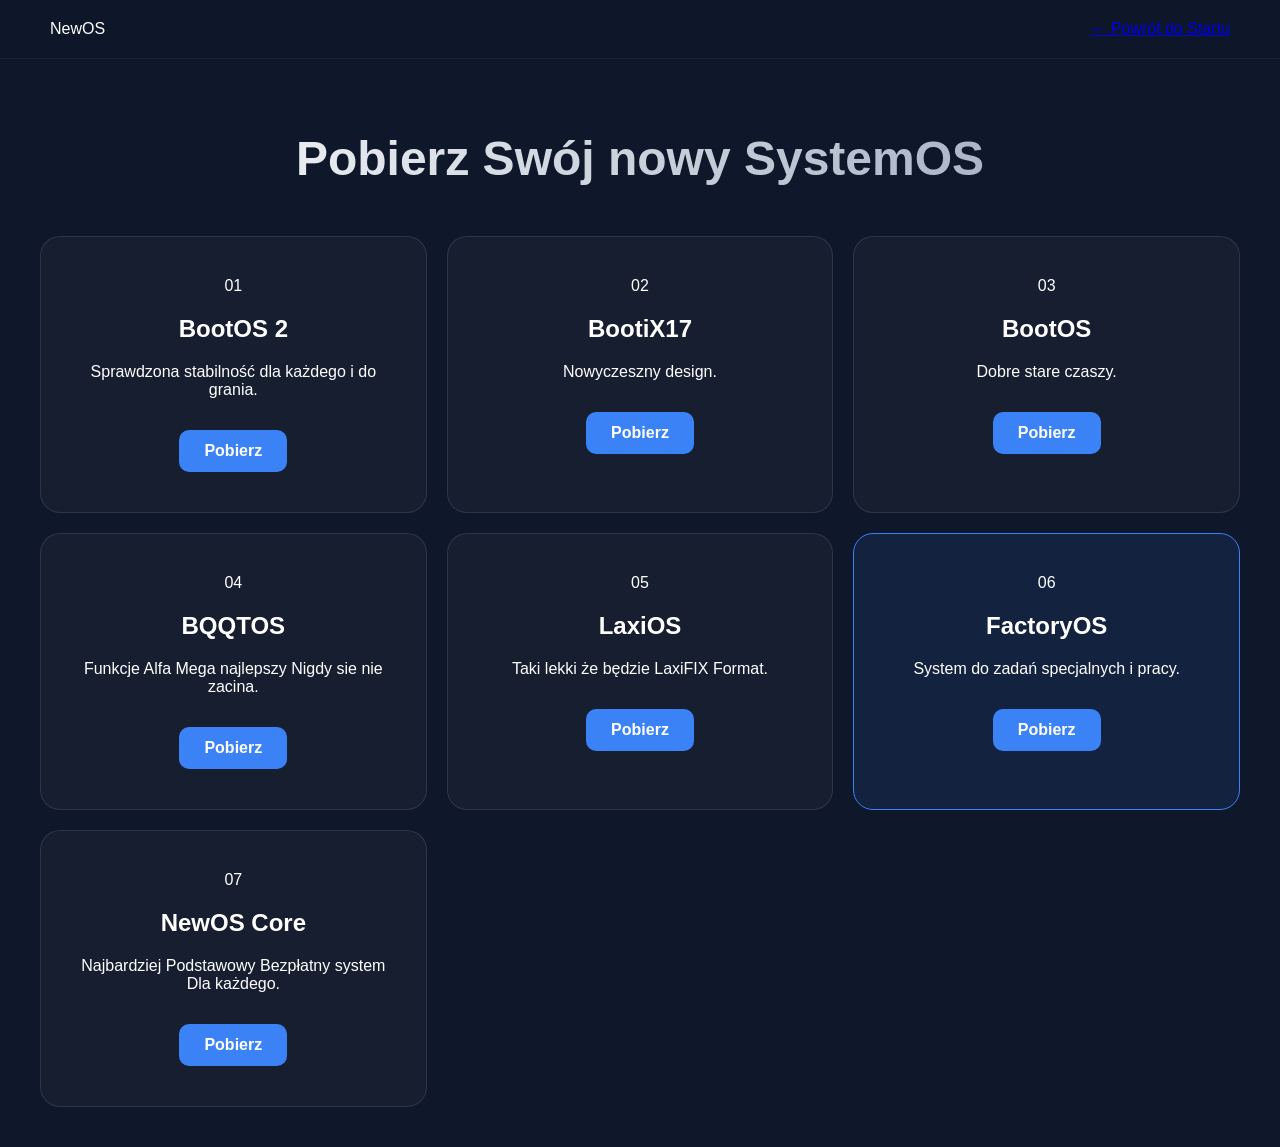
<file: pobierz.html>
<!DOCTYPE html>
<html lang="pl">
<head>
    <meta charset="UTF-8">
    <meta name="viewport" content="width=device-width, initial-scale=1.0">
    <title>NewOS - Pobierz Systemy</title>
    <link rel="stylesheet" href="style.css">
</head>
<body class="subpage-body">

    <nav class="top-nav">
        <div class="logo">NewOS</div>
        <div class="nav-links">
            <a href="index.html">← Powrót do Startu</a>
        </div>
    </nav>

    <div class="container">
        <h1 class="page-title">Pobierz Swój nowy SystemOS</h1>
        
        <div class="systems-grid">
            <div class="system-card">
                <span class="system-number">01</span>
                <h2>BootOS 2</h2>
                <p>Sprawdzona stabilność dla każdego i do grania.</p>
                <a href="#" class="btn btn-blue">Pobierz</a>
            </div>

            <div class="system-card">
                <span class="system-number">02</span>
                <h2>BootiX17</h2>
                <p>Nowyczeszny design.</p>
                <a href="#" class="btn btn-blue">Pobierz</a>
            </div>

            <div class="system-card">
                <span class="system-number">03</span>
                <h2>BootOS</h2>
                <p>Dobre stare czaszy.</p>
                <a href="#" class="btn btn-blue">Pobierz</a>
            </div>

            <div class="system-card">
                <span class="system-number">04</span>
                <h2>BQQTOS</h2>
                <p>Funkcje Alfa Mega najlepszy Nigdy sie nie zacina.</p>
                <a href="#" class="btn btn-blue">Pobierz</a>
            </div>

            <div class="system-card">
                <span class="system-number">05</span>
                <h2>LaxiOS</h2>
                <p>Taki lekki że będzie LaxiFIX Format.</p>
                <a href="#" class="btn btn-blue">Pobierz</a>
            </div>

            <div class="system-card special-card">
                <span class="system-number">06</span>
                <h2>FactoryOS</h2>
                <p>System do zadań specjalnych i pracy.</p>
                <a href="#" class="btn btn-blue">Pobierz</a>
            </div>

            <div class="system-card">
                <span class="system-number">07</span>
                <h2>NewOS Core</h2>
                <p>Najbardziej Podstawowy Bezpłatny system Dla każdego.</p>
                <a href="#" class="btn btn-blue">Pobierz</a>
            </div>
        </div>
    </div>

</body>
</html>
</file>
<file: style.css>
/* Styl ogólny dla body */
body {
    margin: 0;
    padding: 0;
    background-color: #0f172a;
    font-family: 'Segoe UI', sans-serif;
    color: white;
}

/* To pozwala na przewijanie (scroll) na podstronach */
.subpage-body {
    overflow-y: auto !important; 
    min-height: 100vh;
    display: block; 
}

/* Reszta stylów, które już masz */
.top-nav {
    width: 100%;
    display: flex;
    justify-content: space-between;
    padding: 20px 50px;
    box-sizing: border-box;
    background: rgba(15, 23, 42, 0.9);
    backdrop-filter: blur(10px);
    border-bottom: 1px solid rgba(255, 255, 255, 0.05);
    position: sticky; /* Menu będzie "jechać" z nami podczas scrollowania */
    top: 0;
    z-index: 1000;
}

.container {
    max-width: 1200px;
    margin: 0 auto;
    padding: 40px 20px;
}

.page-title {
    text-align: center;
    font-size: 3rem;
    margin-bottom: 50px;
    background: linear-gradient(to right, #fff, #94a3b8);
    -webkit-background-clip: text;
    -webkit-text-fill-color: transparent;
}

.systems-grid {
    display: grid;
    grid-template-columns: repeat(auto-fit, minmax(300px, 1fr));
    gap: 20px;
}

.system-card {
    background: rgba(255, 255, 255, 0.03);
    border: 1px solid rgba(255, 255, 255, 0.1);
    border-radius: 20px;
    padding: 40px 30px;
    text-align: center;
    position: relative;
    transition: 0.3s;
}

.system-card:hover {
    transform: translateY(-10px);
    background: rgba(255, 255, 255, 0.08);
    border-color: #3b82f6;
}

.btn-blue {
    background-color: #3b82f6;
    color: white;
    padding: 12px 25px;
    border-radius: 10px;
    text-decoration: none;
    display: inline-block;
    font-weight: bold;
    margin-top: 15px;
}

.special-card {
    border: 1px solid #3b82f6;
    background: rgba(59, 130, 246, 0.1);
}
</file>
